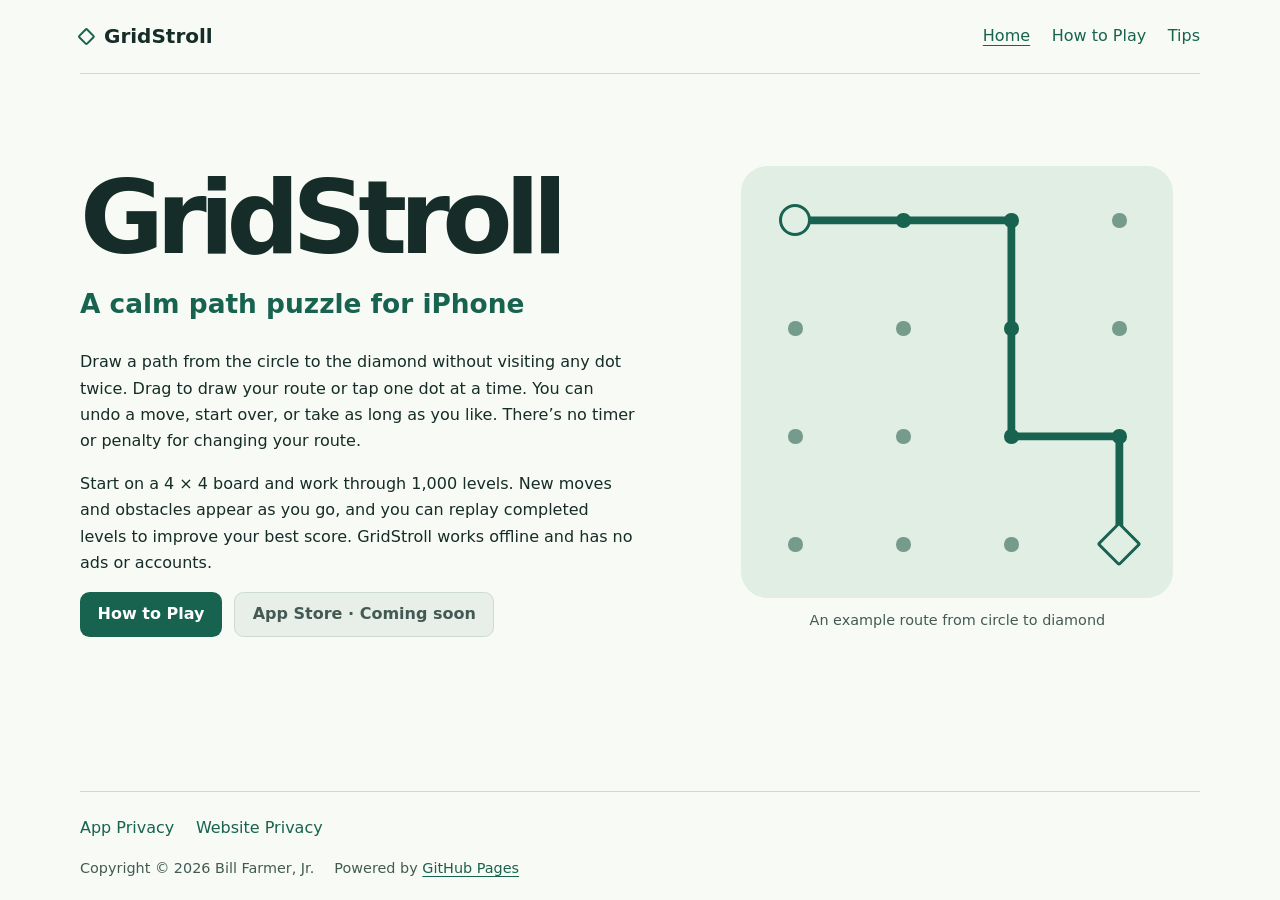
<file: index.html>
<!doctype html>
<html lang="en">
<head>
  <meta charset="utf-8">
  <meta name="viewport" content="width=device-width, initial-scale=1">
  <title>GridStroll</title>
  <link rel="stylesheet" href="./style.css">
</head>
<body>
  <a class="skip" href="#main">Skip to content</a>
  <header class="site-header wrap">
    <a class="brand" href="./"><span aria-hidden="true"></span>GridStroll</a>
    <nav aria-label="Main navigation"><a href="./" aria-current="page">Home</a><a href="./about/">How to Play</a><a href="./tips/">Tips</a></nav>
  </header>
  <main id="main" class="wide wrap">
    <section class="hero">
<div><h1>GridStroll</h1><p class="tagline">A calm path puzzle for iPhone</p>
<p>Draw a path from the circle to the diamond without visiting any dot twice. Drag to draw your route or tap one dot at a time. You can undo a move, start over, or take as long as you like. There’s no timer or penalty for changing your route.</p>
<p>Start on a 4 × 4 board and work through 1,000 levels. New moves and obstacles appear as you go, and you can replay completed levels to improve your best score. GridStroll works offline and has no ads or accounts.</p>
<div class="actions"><a class="button" href="about/">How to Play</a><button class="button" type="button" disabled>App Store · Coming soon</button></div></div>
<figure><div class="board" aria-hidden="true"><div class="trail"></div><span class="dot start"></span><span class="dot used"></span><span class="dot used"></span><span class="dot "></span><span class="dot "></span><span class="dot "></span><span class="dot used"></span><span class="dot "></span><span class="dot "></span><span class="dot "></span><span class="dot used"></span><span class="dot used"></span><span class="dot "></span><span class="dot "></span><span class="dot "></span><span class="dot goal"></span></div><figcaption>An example route from circle to diamond</figcaption></figure>
</section>
  </main>
  <footer class="site-footer wrap">
    <nav aria-label="Privacy policies"><a href="./privacy/">App Privacy</a><a href="./web-privacy/">Website Privacy</a></nav>
    <p class="footer-credit">Copyright © 2026 Bill Farmer, Jr. <span>Powered by <a href="https://pages.github.com/">GitHub Pages</a></span></p>
  </footer>
</body>
</html>
</file>
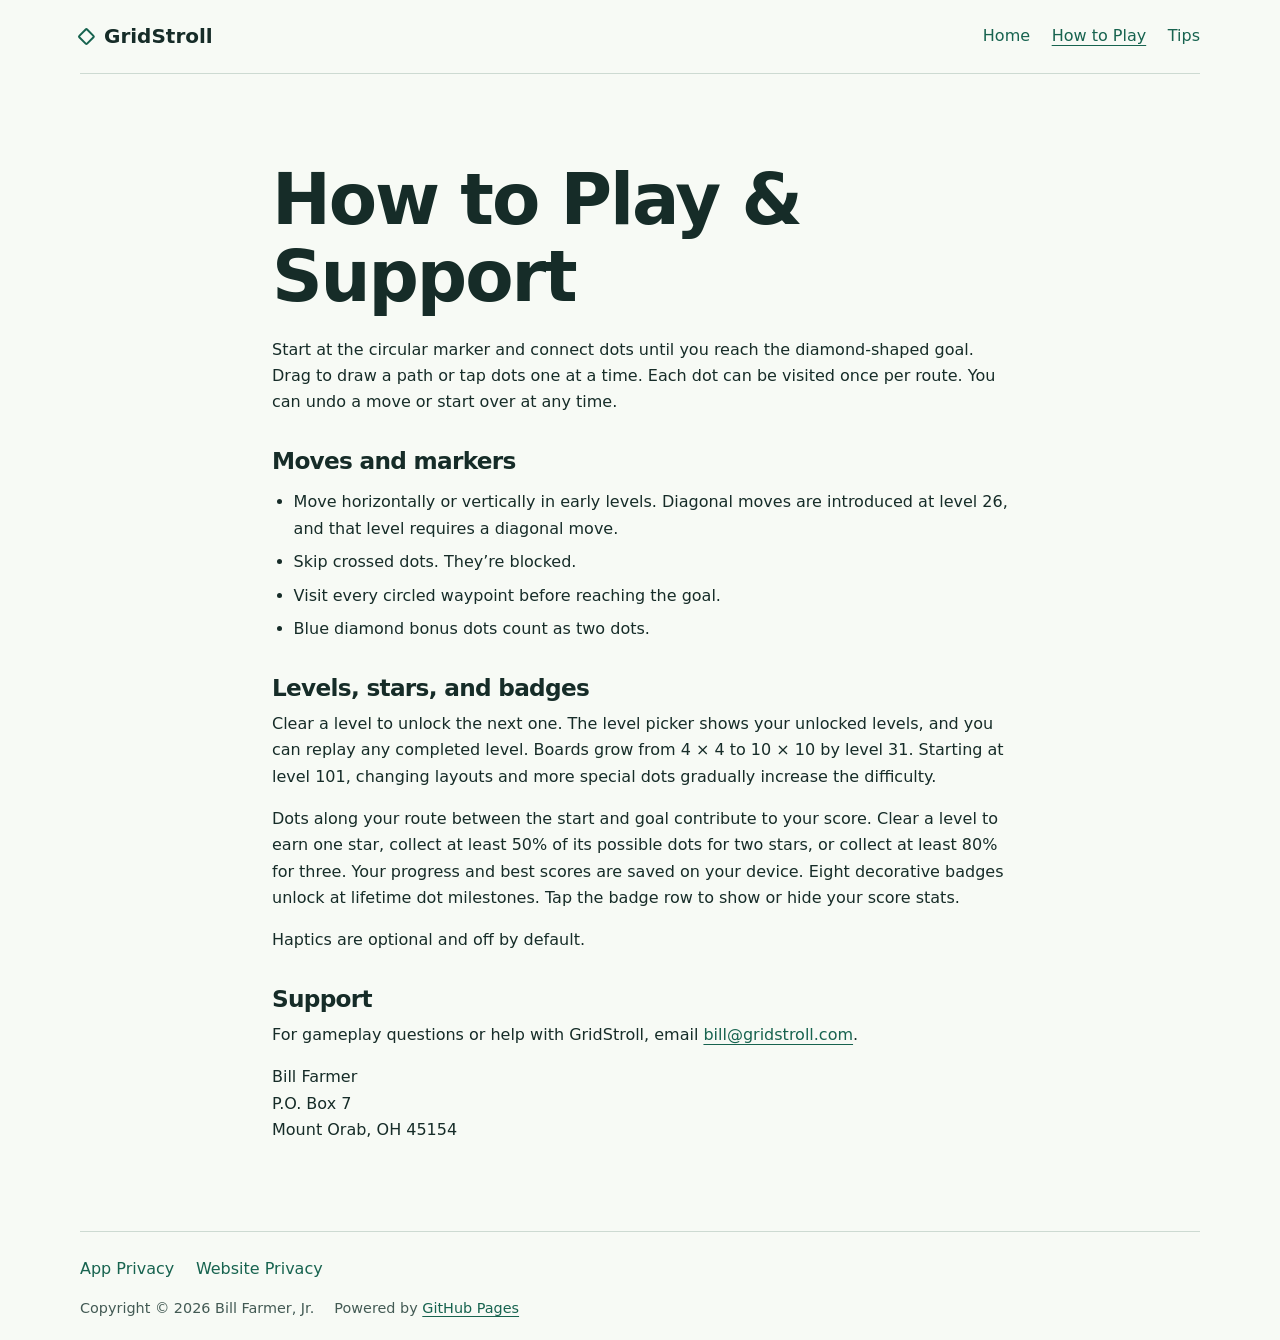
<file: about/index.html>
<!doctype html>
<html lang="en">
<head>
  <meta charset="utf-8">
  <meta name="viewport" content="width=device-width, initial-scale=1">
  <title>How to Play &amp; Support | GridStroll</title>
  <link rel="stylesheet" href="../style.css">
</head>
<body>
  <a class="skip" href="#main">Skip to content</a>
  <header class="site-header wrap">
    <a class="brand" href="../"><span aria-hidden="true"></span>GridStroll</a>
    <nav aria-label="Main navigation"><a href="../">Home</a><a href="../about/" aria-current="page">How to Play</a><a href="../tips/">Tips</a></nav>
  </header>
  <main id="main" class="reading wrap">
    <h1>How to Play &amp; Support</h1>
<p>Start at the circular marker and connect dots until you reach the diamond-shaped goal. Drag to draw a path or tap dots one at a time. Each dot can be visited once per route. You can undo a move or start over at any time.</p>
<h2>Moves and markers</h2>
<ul><li>Move horizontally or vertically in early levels. Diagonal moves are introduced at level 26, and that level requires a diagonal move.</li><li>Skip crossed dots. They’re blocked.</li><li>Visit every circled waypoint before reaching the goal.</li><li>Blue diamond bonus dots count as two dots.</li></ul>
<h2>Levels, stars, and badges</h2>
<p>Clear a level to unlock the next one. The level picker shows your unlocked levels, and you can replay any completed level. Boards grow from 4 × 4 to 10 × 10 by level 31. Starting at level 101, changing layouts and more special dots gradually increase the difficulty.</p>
<p>Dots along your route between the start and goal contribute to your score. Clear a level to earn one star, collect at least 50% of its possible dots for two stars, or collect at least 80% for three. Your progress and best scores are saved on your device. Eight decorative badges unlock at lifetime dot milestones. Tap the badge row to show or hide your score stats.</p>
<p>Haptics are optional and off by default.</p>
<h2>Support</h2>
<p>For gameplay questions or help with GridStroll, email <a href="mailto:bill@gridstroll.com">bill@gridstroll.com</a>.</p>
<address>Bill Farmer<br>P.O. Box 7<br>Mount Orab, OH 45154</address>
  </main>
  <footer class="site-footer wrap">
    <nav aria-label="Privacy policies"><a href="../privacy/">App Privacy</a><a href="../web-privacy/">Website Privacy</a></nav>
    <p class="footer-credit">Copyright © 2026 Bill Farmer, Jr. <span>Powered by <a href="https://pages.github.com/">GitHub Pages</a></span></p>
  </footer>
</body>
</html>
</file>
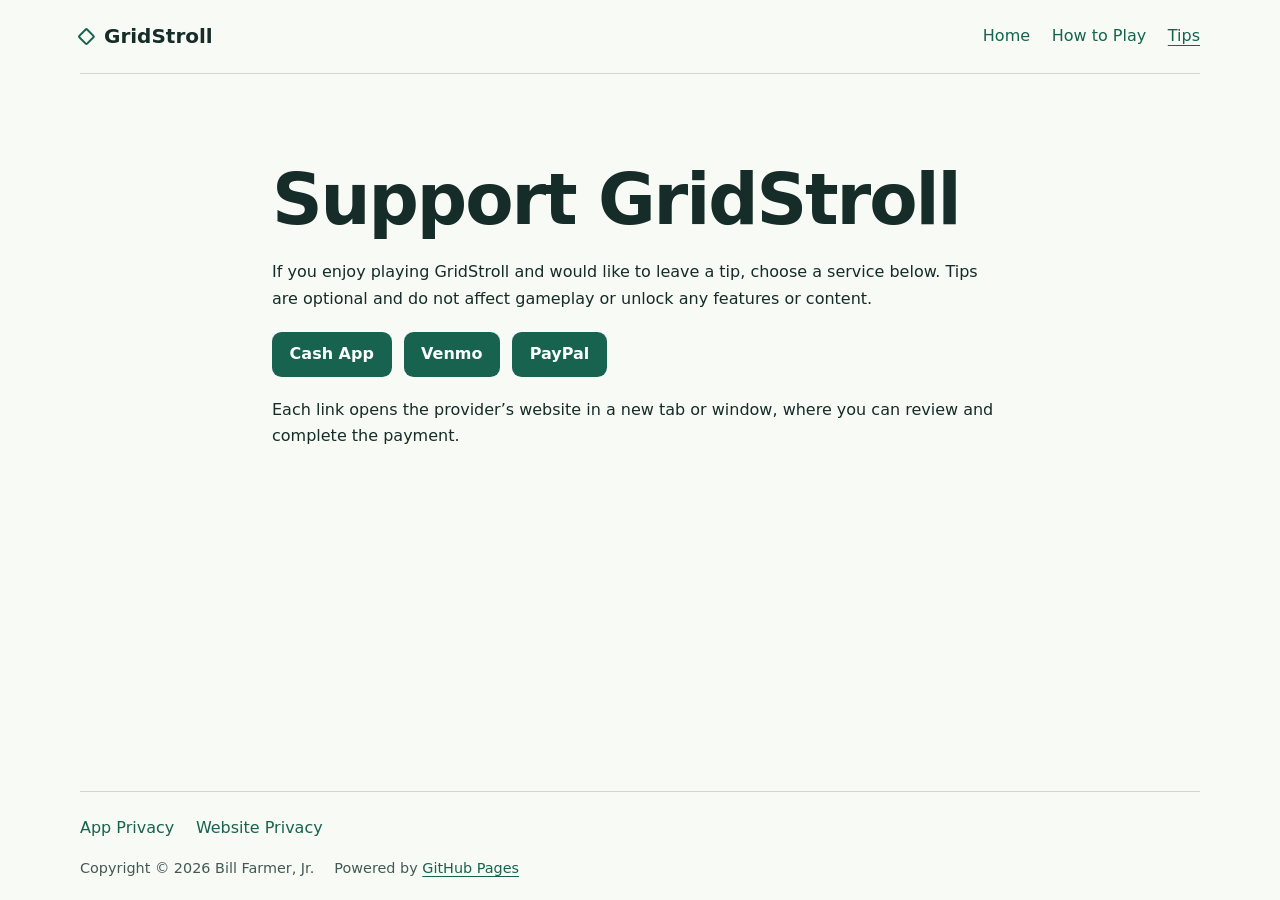
<file: donate/index.html>
<!doctype html>
<html lang="en">
<head>
  <meta charset="utf-8">
  <meta name="viewport" content="width=device-width, initial-scale=1">
  <meta http-equiv="refresh" content="0; url=../tips/">
  <title>GridStroll Tips</title>
</head>
<body>
  <p>The tips page has moved. <a href="../tips/">Continue to GridStroll Tips</a>.</p>
</body>
</html>
</file>
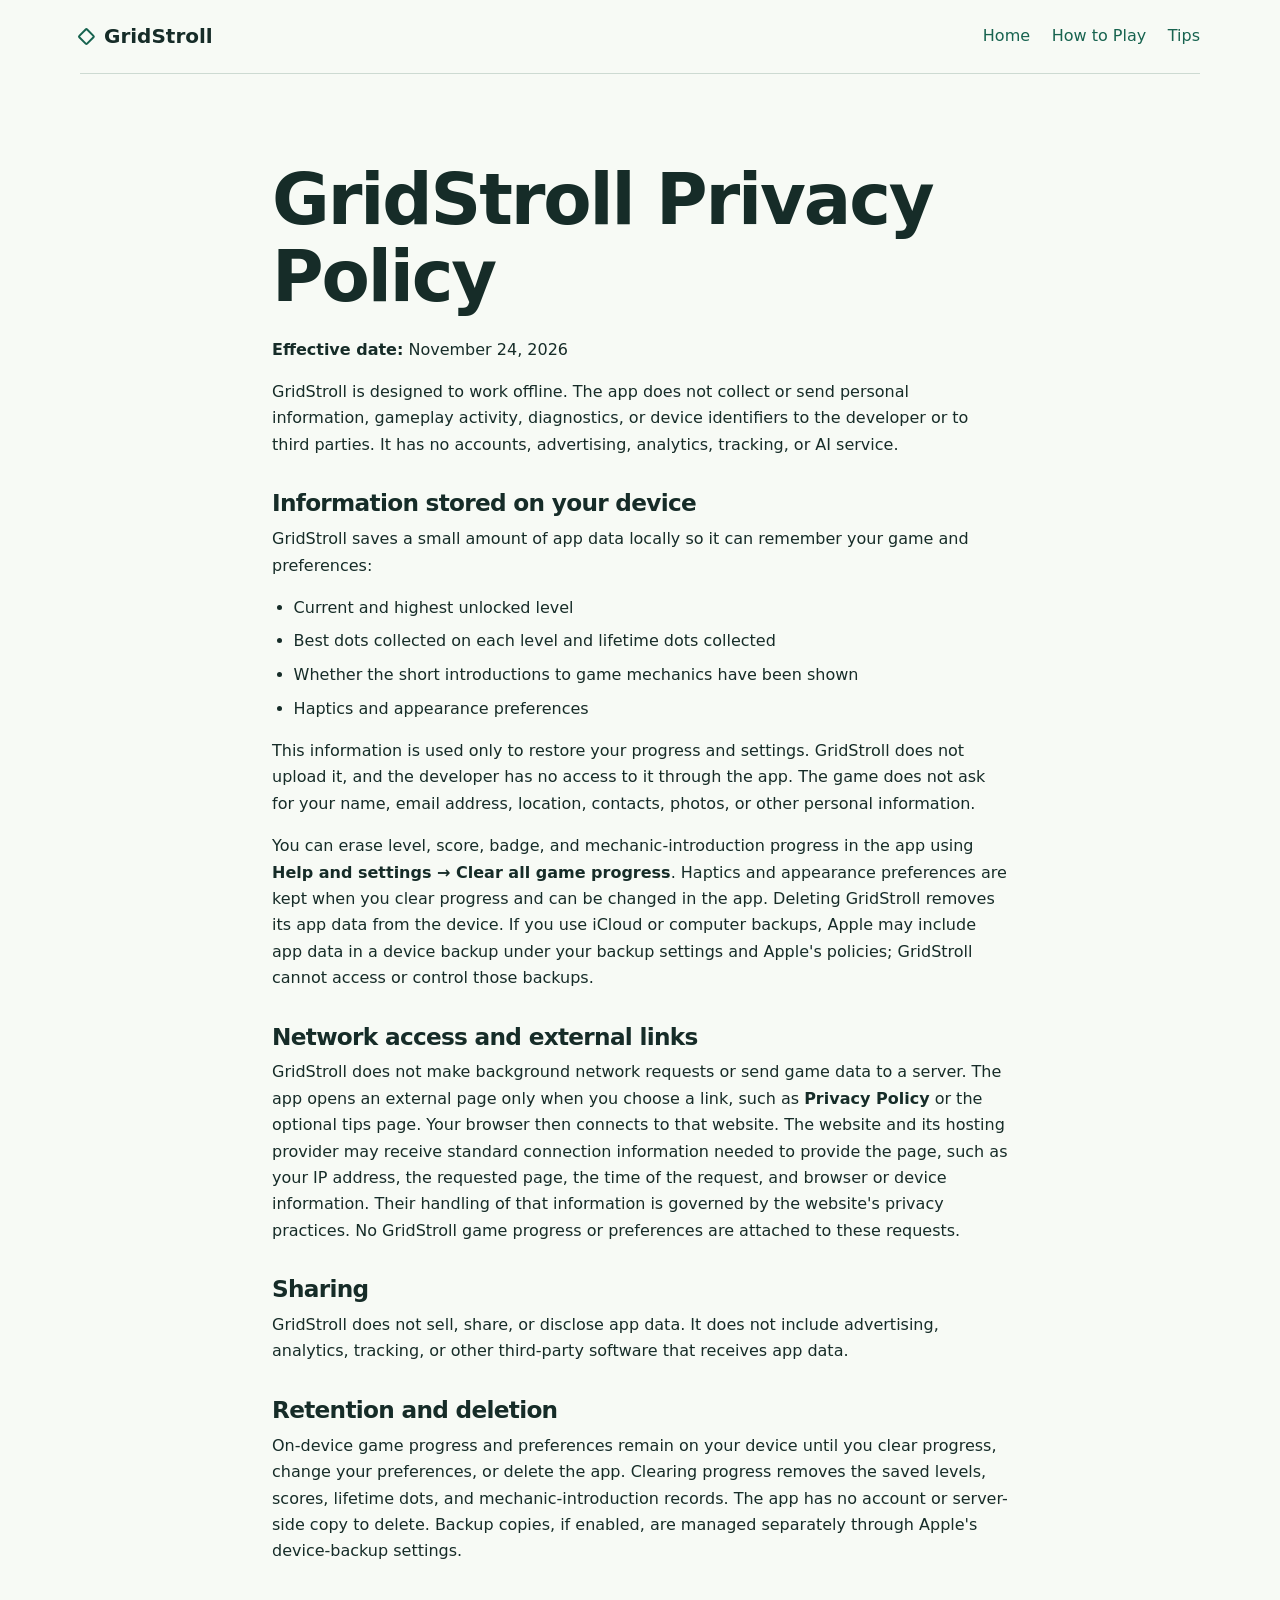
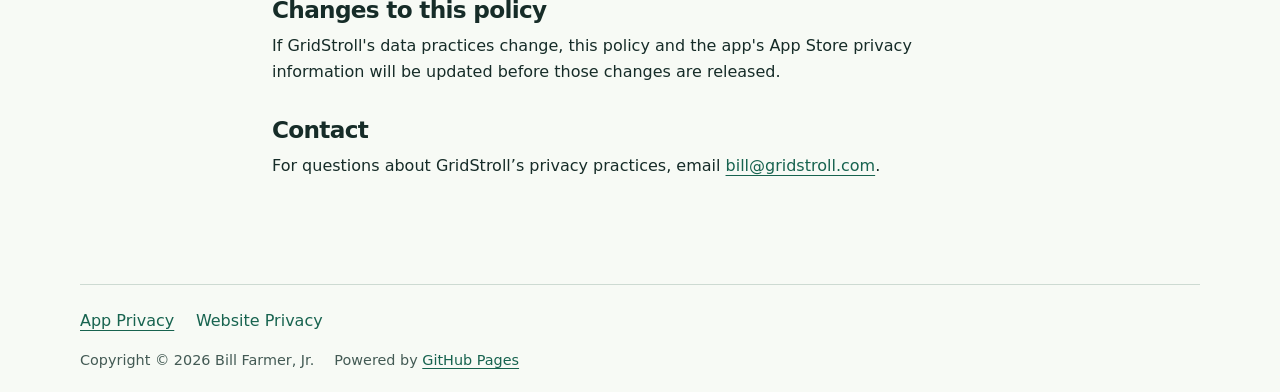
<file: privacy/index.html>
<!doctype html>
<html lang="en">
<head>
  <meta charset="utf-8">
  <meta name="viewport" content="width=device-width, initial-scale=1">
  <title>GridStroll Privacy Policy</title>
  <link rel="stylesheet" href="../style.css">
</head>
<body>
  <a class="skip" href="#main">Skip to content</a>
  <header class="site-header wrap">
    <a class="brand" href="../"><span aria-hidden="true"></span>GridStroll</a>
    <nav aria-label="Main navigation"><a href="../">Home</a><a href="../about/">How to Play</a><a href="../tips/">Tips</a></nav>
  </header>
  <main id="main" class="reading wrap">
    <h1>GridStroll Privacy Policy</h1>
<p><strong>Effective date:</strong> <time datetime="2026-11-24">November 24, 2026</time></p>
<p>GridStroll is designed to work offline. The app does not collect or send personal information, gameplay activity, diagnostics, or device identifiers to the developer or to third parties. It has no accounts, advertising, analytics, tracking, or AI service.</p>
<h2>Information stored on your device</h2>
<p>GridStroll saves a small amount of app data locally so it can remember your game and preferences:</p>
<ul><li>Current and highest unlocked level</li><li>Best dots collected on each level and lifetime dots collected</li><li>Whether the short introductions to game mechanics have been shown</li><li>Haptics and appearance preferences</li></ul>
<p>This information is used only to restore your progress and settings. GridStroll does not upload it, and the developer has no access to it through the app. The game does not ask for your name, email address, location, contacts, photos, or other personal information.</p>
<p>You can erase level, score, badge, and mechanic-introduction progress in the app using <strong>Help and settings → Clear all game progress</strong>. Haptics and appearance preferences are kept when you clear progress and can be changed in the app. Deleting GridStroll removes its app data from the device. If you use iCloud or computer backups, Apple may include app data in a device backup under your backup settings and Apple's policies; GridStroll cannot access or control those backups.</p>
<h2>Network access and external links</h2>
<p>GridStroll does not make background network requests or send game data to a server. The app opens an external page only when you choose a link, such as <strong>Privacy Policy</strong> or the optional tips page. Your browser then connects to that website. The website and its hosting provider may receive standard connection information needed to provide the page, such as your IP address, the requested page, the time of the request, and browser or device information. Their handling of that information is governed by the website's privacy practices. No GridStroll game progress or preferences are attached to these requests.</p>
<h2>Sharing</h2>
<p>GridStroll does not sell, share, or disclose app data. It does not include advertising, analytics, tracking, or other third-party software that receives app data.</p>
<h2>Retention and deletion</h2>
<p>On-device game progress and preferences remain on your device until you clear progress, change your preferences, or delete the app. Clearing progress removes the saved levels, scores, lifetime dots, and mechanic-introduction records. The app has no account or server-side copy to delete. Backup copies, if enabled, are managed separately through Apple's device-backup settings.</p>
<h2>Changes to this policy</h2>
<p>If GridStroll's data practices change, this policy and the app's App Store privacy information will be updated before those changes are released.</p>
<h2>Contact</h2>
<p>For questions about GridStroll’s privacy practices, email <a href="mailto:bill@gridstroll.com">bill@gridstroll.com</a>.</p>
  </main>
  <footer class="site-footer wrap">
    <nav aria-label="Privacy policies"><a href="../privacy/" aria-current="page">App Privacy</a><a href="../web-privacy/">Website Privacy</a></nav>
    <p class="footer-credit">Copyright © 2026 Bill Farmer, Jr. <span>Powered by <a href="https://pages.github.com/">GitHub Pages</a></span></p>
  </footer>
</body>
</html>
</file>
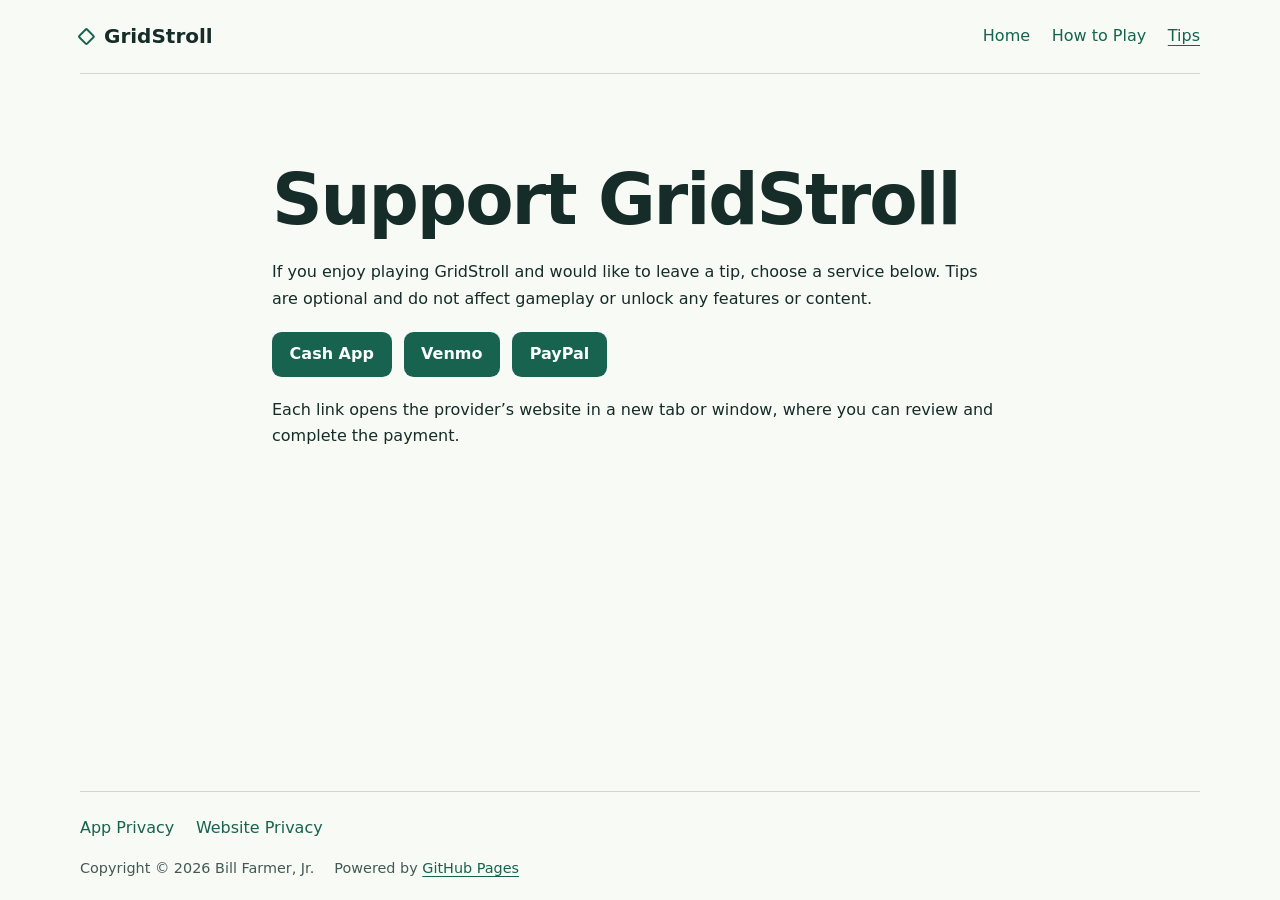
<file: tips/index.html>
<!doctype html>
<html lang="en">
<head>
  <meta charset="utf-8">
  <meta name="viewport" content="width=device-width, initial-scale=1">
  <title>Support GridStroll | GridStroll</title>
  <link rel="stylesheet" href="../style.css">
</head>
<body>
  <a class="skip" href="#main">Skip to content</a>
  <header class="site-header wrap">
    <a class="brand" href="../"><span aria-hidden="true"></span>GridStroll</a>
    <nav aria-label="Main navigation"><a href="../">Home</a><a href="../about/">How to Play</a><a href="../tips/" aria-current="page">Tips</a></nav>
  </header>
  <main id="main" class="reading wrap">
    <h1>Support GridStroll</h1>
<p>If you enjoy playing GridStroll and would like to leave a tip, choose a service below. Tips are optional and do not affect gameplay or unlock any features or content.</p>
<ul class="tip-links"><li><a class="button" target="_blank" rel="noopener noreferrer" href="https://cash.app/$bfarmerjr">Cash App</a></li><li><a class="button" target="_blank" rel="noopener noreferrer" href="https://venmo.com/u/bfarmerjr">Venmo</a></li><li><a class="button" target="_blank" rel="noopener noreferrer" href="https://www.paypal.com/paypalme/bfarmerjr">PayPal</a></li></ul>
<p>Each link opens the provider’s website in a new tab or window, where you can review and complete the payment.</p>
  </main>
  <footer class="site-footer wrap">
    <nav aria-label="Privacy policies"><a href="../privacy/">App Privacy</a><a href="../web-privacy/">Website Privacy</a></nav>
    <p class="footer-credit">Copyright © 2026 Bill Farmer, Jr. <span>Powered by <a href="https://pages.github.com/">GitHub Pages</a></span></p>
  </footer>
</body>
</html>
</file>
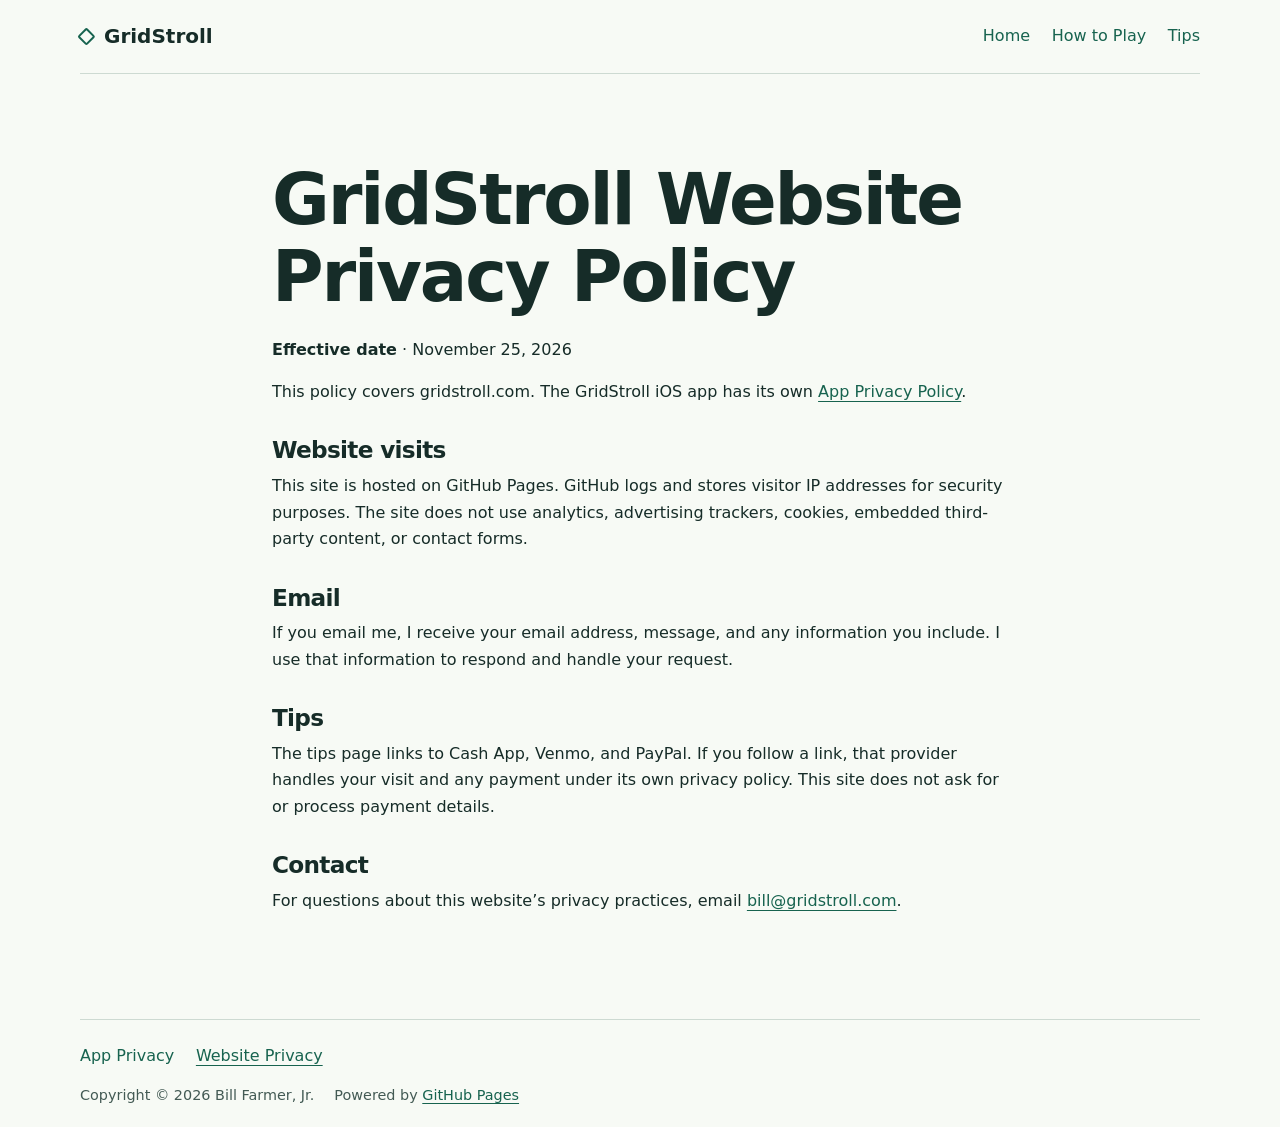
<file: web-privacy/index.html>
<!doctype html>
<html lang="en">
<head>
  <meta charset="utf-8">
  <meta name="viewport" content="width=device-width, initial-scale=1">
  <title>GridStroll Website Privacy Policy</title>
  <link rel="stylesheet" href="../style.css">
</head>
<body>
  <a class="skip" href="#main">Skip to content</a>
  <header class="site-header wrap">
    <a class="brand" href="../"><span aria-hidden="true"></span>GridStroll</a>
    <nav aria-label="Main navigation"><a href="../">Home</a><a href="../about/">How to Play</a><a href="../tips/">Tips</a></nav>
  </header>
  <main id="main" class="reading wrap">
    <h1>GridStroll Website Privacy Policy</h1>
<p><strong>Effective date</strong> · <time datetime="2026-11-25">November 25, 2026</time></p>
<p>This policy covers gridstroll.com. The GridStroll iOS app has its own <a href="../privacy/">App Privacy Policy</a>.</p>
<h2>Website visits</h2>
<p>This site is hosted on GitHub Pages. GitHub logs and stores visitor IP addresses for security purposes. The site does not use analytics, advertising trackers, cookies, embedded third-party content, or contact forms.</p>
<h2>Email</h2>
<p>If you email me, I receive your email address, message, and any information you include. I use that information to respond and handle your request.</p>
<h2>Tips</h2>
<p>The tips page links to Cash App, Venmo, and PayPal. If you follow a link, that provider handles your visit and any payment under its own privacy policy. This site does not ask for or process payment details.</p>
<h2>Contact</h2>
<p>For questions about this website’s privacy practices, email <a href="mailto:bill@gridstroll.com">bill@gridstroll.com</a>.</p>
  </main>
  <footer class="site-footer wrap">
    <nav aria-label="Privacy policies"><a href="../privacy/">App Privacy</a><a href="../web-privacy/" aria-current="page">Website Privacy</a></nav>
    <p class="footer-credit">Copyright © 2026 Bill Farmer, Jr. <span>Powered by <a href="https://pages.github.com/">GitHub Pages</a></span></p>
  </footer>
</body>
</html>
</file>
<file: style.css>
:root {
  color-scheme: light;
  --ink: #162c28;
  --muted: #435a54;
  --paper: #f7faf5;
  --line: #cddad2;
  --accent: #17634f;
  font: 100%/1.65 system-ui, -apple-system, sans-serif;
}
* { box-sizing: border-box; }
body {
  margin: 0;
  background: var(--paper);
  color: var(--ink);
  display: flex;
  flex-direction: column;
  min-height: 100vh;
}
a { color: var(--accent); text-underline-offset: .22em; }
a:focus-visible { outline: 3px solid #17634f; outline-offset: 5px; }
.wrap { width: min(70rem, calc(100% - 2.5rem)); margin-inline: auto; }
.site-header, .site-footer { padding-block: 1.2rem; }
.site-header {
  display: flex;
  flex-wrap: wrap;
  align-items: center;
  justify-content: space-between;
  gap: .6rem 2rem;
  border-bottom: 1px solid var(--line);
}
.site-footer { border-top: 1px solid var(--line); margin-top: auto; }
nav { display: flex; flex-wrap: wrap; gap: .4rem 1.35rem; }
nav a { padding-block: .25rem; }
nav a:not([aria-current]) { text-decoration: none; }
nav a:hover { text-decoration: underline; }
.brand { display: inline-flex; gap: .7rem; align-items: center; color: var(--ink); text-decoration: none; font-weight: 750; font-size: 1.25rem; }
.brand span { width: .8rem; aspect-ratio: 1; rotate: 45deg; border: 2px solid var(--accent); border-radius: 2px; }
main { padding-block: clamp(2.5rem, 7vw, 5.5rem); }
.reading { max-width: 46rem; }
h1, h2 { line-height: 1.1; letter-spacing: -.03em; }
h1 { margin: 0 0 1.25rem; font-size: clamp(2.4rem, 6vw, 4.4rem); }
h2 { margin: 2rem 0 .65rem; font-size: 1.45rem; }
p { margin: 0 0 1rem; }
ul { padding-inline-start: 1.35rem; }
li + li { margin-top: .45rem; }
address { font-style: normal; }
.hero { display: grid; grid-template-columns: 1.15fr 1fr; align-items: center; gap: clamp(2rem, 6vw, 5rem); }
.hero h1 { font-size: clamp(3rem, 8vw, 6.5rem); margin-bottom: .5rem; letter-spacing: -.075em; }
.tagline { color: var(--accent); font-size: clamp(1.2rem, 3vw, 1.65rem); font-weight: 650; margin-bottom: 1.45rem; }
.button { display: inline-flex; align-items: center; min-height: 2.8rem; padding: .5rem 1.1rem; border-radius: .6rem; background: var(--accent); color: white; font-weight: 650; text-decoration: none; }
.button:hover { background: #104b3b; }
.actions, .tip-links { display: flex; align-items: center; flex-wrap: wrap; gap: .75rem; }
.tip-links { padding: 0; list-style: none; margin-block: 1.25rem; }
.tip-links li { margin: 0; }
figure { margin: 0; max-width: 27rem; width: 100%; justify-self: center; }
.board {
  display: grid;
  grid-template: repeat(4, 1fr) / repeat(4, 1fr);
  place-items: center;
  position: relative;
  aspect-ratio: 1;
  border-radius: 1.65rem;
  background: #e1eee4;
}
.dot { z-index: 1; width: clamp(.55rem, 2vw, .9rem); aspect-ratio: 1; background: #759b8c; border-radius: 50%; }
.dot.used { background: #17634f; }
.dot.start, .dot.goal { width: clamp(1.2rem, 4vw, 2rem); background: #e1eee4; border: .2rem solid #17634f; }
.dot.goal { border-radius: .18rem; rotate: 45deg; }
.trail { position: absolute; inset: 0; background: #17634f; clip-path: polygon(12.5% 11.6%, 63.4% 11.6%, 63.4% 61.6%, 88.4% 61.6%, 88.4% 87.5%, 86.6% 87.5%, 86.6% 63.4%, 61.6% 63.4%, 61.6% 13.4%, 12.5% 13.4%); }
figcaption { color: var(--muted); margin-top: .65rem; text-align: center; font-size: .9rem; }
.skip { position: absolute; inset: .5rem auto auto .5rem; transform: translateY(-200%); background: var(--paper); padding: .4rem .8rem; z-index: 2; }
.skip:focus { transform: none; }
@media (max-width: 45rem) { .hero { grid-template-columns: 1fr; } }
.button:disabled {
  border: 1px solid var(--line);
  background: #e8efe8;
  color: var(--muted);
  font: inherit;
  font-weight: 650;
}
.footer-credit {
  display: flex;
  flex-wrap: wrap;
  gap: .2rem 1.25rem;
  margin: .7rem 0 0;
  color: var(--muted);
  font-size: .9rem;
}
</file>
